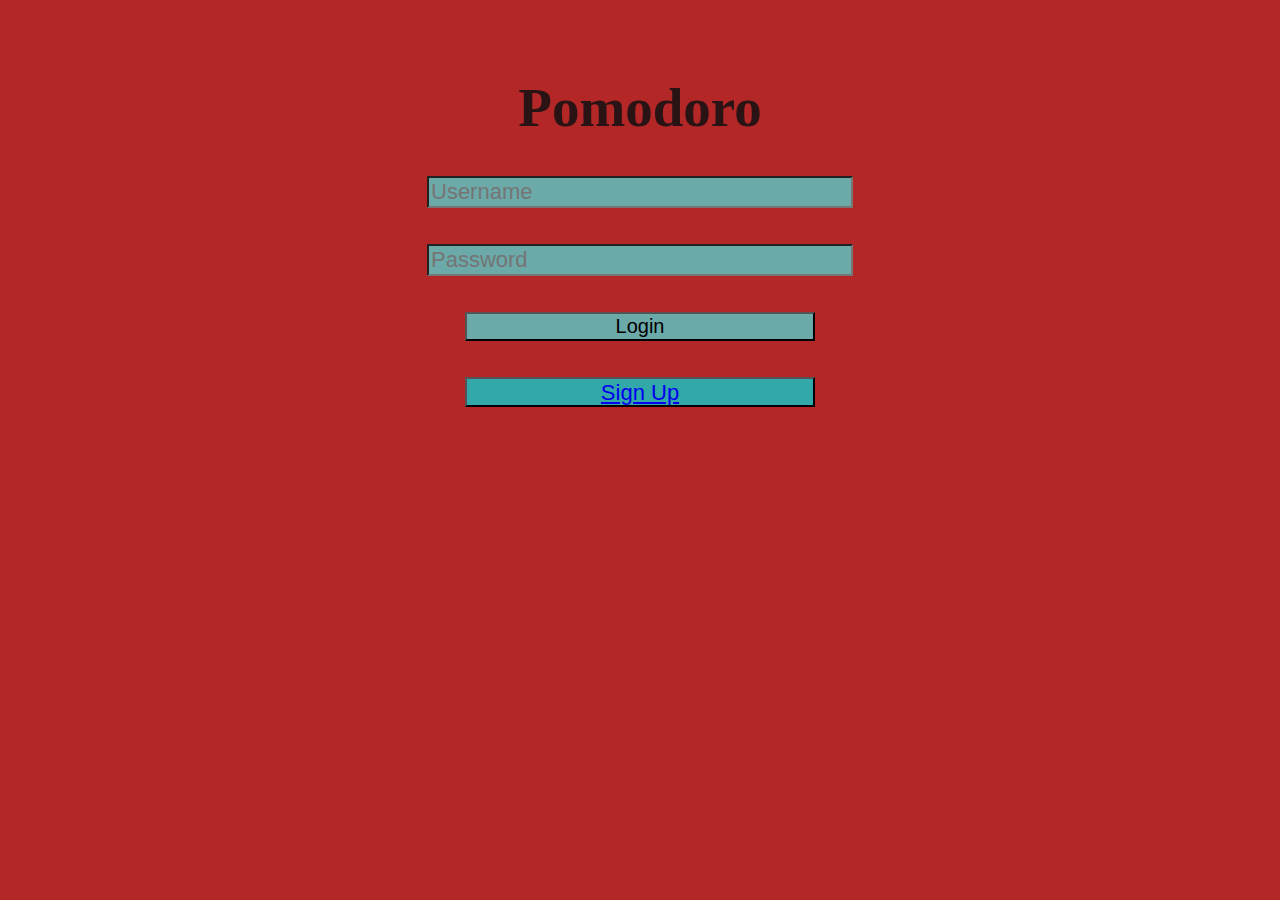
<file: landing_dev/index.html>
<!DOCTYPE html>
<html>

    <head>
        <link rel="stylesheet" href="style.css"></llink>
    </head>

    <body>
        <h1 class="app_logo">Pomodoro</h1>
        <!-- ! TODO: FIX the action -->
        <form action="/action_page.php"> 
            <div class="login_box">
                <input type="text" id="username"  placeholder="Username" name="username" class="username_textbox" size="30"><br><br>
                <input type="password" id="pwd" placeholder="Password" name="pwd" class="password_textbox" size="30"><br><br>
                <!-- TODO: Add onclick logic -->
                <input type="submit" value="Login" class="login_click" onclick=""><br><br>
            </div>
        </form>

        <div class="signup_container">
            <button type="button" class="signup_button">
                <a href="https://www.google.com/">Sign Up</a>
            </button>
        </div>
    </body>
</html>
</file>
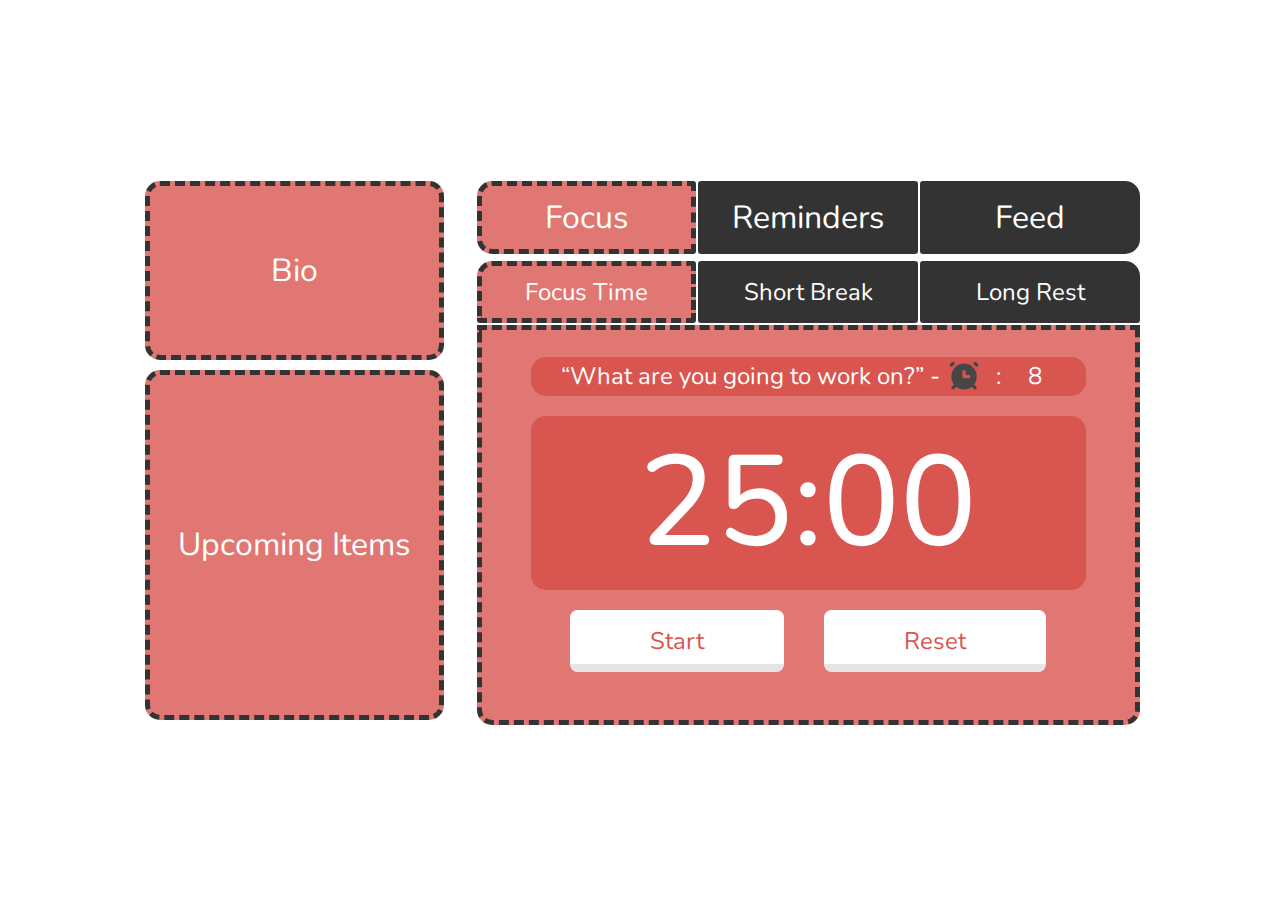
<file: reminders-dev/index.html>
<!DOCTYPE html>
<html lang="en">
  <head>
    <meta charset="UTF-8" />
    <meta http-equiv="X-UA-Compatible" content="IE=edge" />
    <meta name="viewport" content="width=device-width, initial-scale=1.0" />
    <link rel="stylesheet" href="mainPage.css" />
    <link rel="stylesheet" href="pomodoro.css" />
    <title>main_page</title>
    <script type="module" src="mainPage.js"></script>
  </head>
  <body>
    <div class="container">
      <div class="left-column">
        <div class="bio">
          <span> Bio </span>
        </div>
        <div class="upcoming-item-list">
          <spab> Upcoming Items </spab>
        </div>
      </div>
      <div class="right-column">
        <div class="main-header">
          <span data-main-tab-target="#main-focus" class="nav active"
            >Focus</span
          >
          <span data-main-tab-target="#main-reminders" class="nav"
            >Reminders</span
          >
          <span data-main-tab-target="#main-feed" class="nav">Feed</span>
        </div>

        <div class="main-content">
          <div id="main-focus" class="active" data-main-tab-content>
            <div class="header">
              <span data-tab-target="#focus-time" class="nav active"
                >Focus Time</span
              >
              <span data-tab-target="#short-break" class="nav"
                >Short Break</span
              >
              <span data-tab-target="#long-rest" class="nav">Long Rest</span>
            </div>
            <div class="content">
              <div id="focus-time" class="active" data-tab-content>
                <div class="annotation">
                  <div class="focusing-task-tile">
                    <span>“What are you going to work on?” - </span>
                  </div>
                  <div class="pomo-amount">
                    <img class="pomo-icon" src="src/img/clock_icon.png">
                    <span>:</span>
                    <span class="pomo-number">8</span>
                  </div>
                </div>
                <div class="time">
                  <span>23:45</span>
                </div>
                <div class="action-buttons">
                  <div class="start">Start</div>
                  <div class="reset">Reset</div>
                </div>
              </div>
              <div id="short-break" data-tab-content>
                <div class="time">
                  <span>12:34</span>
                </div>
                <div class="start">Stop</div>
              </div>
              <div id="long-rest" data-tab-content>
                <div class="time">
                  <span>43:21</span>
                </div>
                <div class="start">Reset</div>
              </div>
            </div>
          </div>
          <div id="main-reminders" data-main-tab-content>
              <div class="content">
                <div id="focus-time" class="active" data-tab-content>
                  <div class="annotation">
                      <input type="text" id="" name="" placeholder="What are you going to work on?">
                  </div>
                  <div class="annotation">
                    <div class="pomo-amount">
                      <img class="pomo-icon" src="src/img/clock_icon.png">
                      <span>:</span>
                    </div>
                    <input type="number" id="quantity" name="quantity" min="1" max="10" placeholder="1">
                  </div>
                  <div class="date">
                      <span>When do you plan to work on this?</span>
                      <input type="date" id="start" name="trip-start"
                       value="2018-07-22"
                       min="2018-01-01" max="2018-12-31">
                  </div>
                  <div class="action-buttons">
                    <div class="start">Submit</div>
                    <div class="reset">Reset</div>
                  </div>
                </div>
              </div>
          </div>
          <div id="main-feed" data-main-tab-content>
            <span>Feed</span>
          </div>
        </div>
      </div>
    </div>
  </body>
</html>
</file>
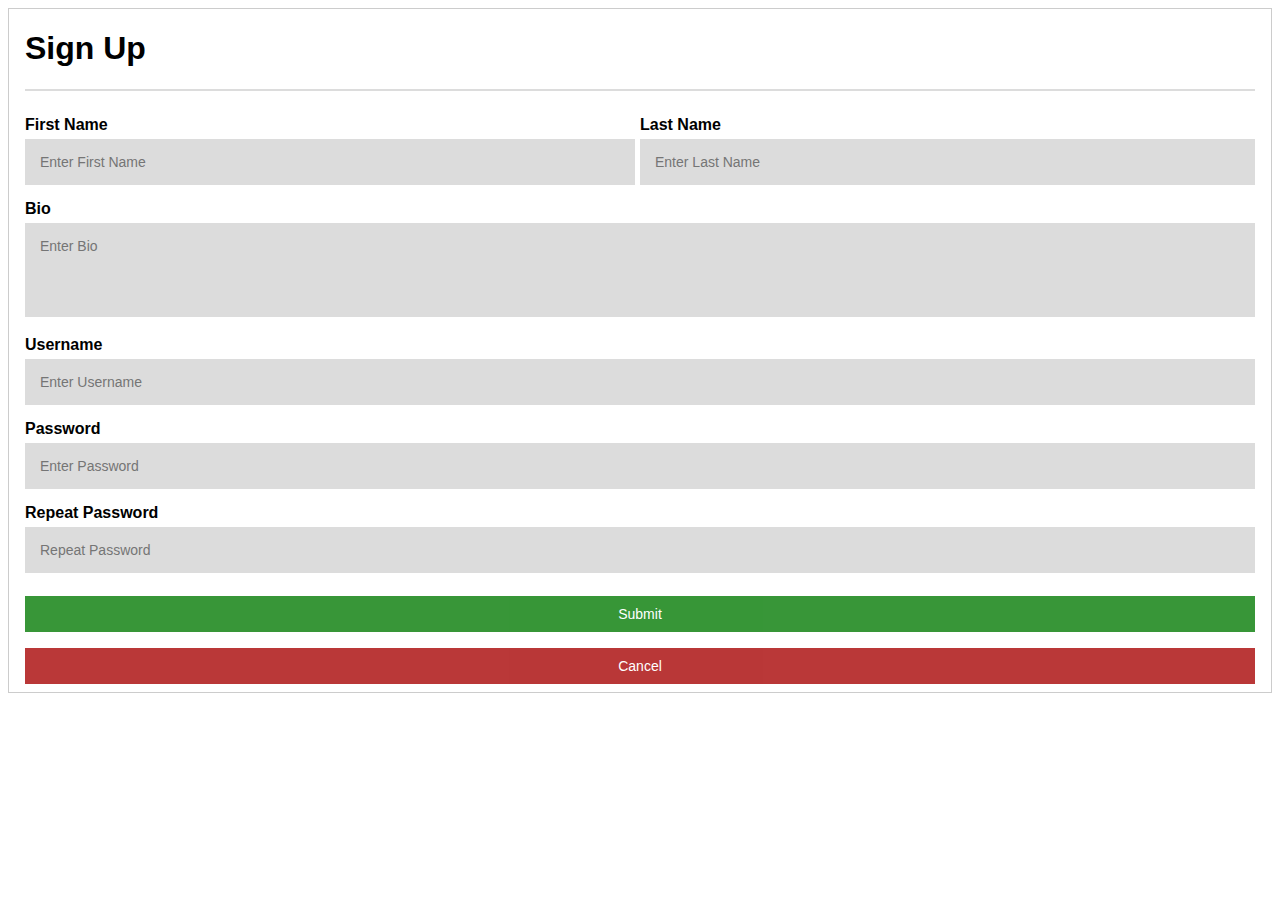
<file: signup-dev/index.html>
<!DOCTYPE html>
<html>
    <head>
        <title>Sign Up</title>
        <link rel="stylesheet" href="style.css">
    </head>
    <body>
        <form style="border:1px solid #ccc">
            <div class="container">
                <h1>Sign Up</h1><hr>

                <div id="fname"class="name">
                   <label for="fname"><b>First Name</b></label>
                   <input type="text" placeholder="Enter First Name" name="fname" required>
                </div>

                <div class="name">
                   <label for="lname"><b>Last Name</b></label>
                   <input type="text" placeholder="Enter Last Name" name="lname" required>
                </div>

                <label for="bio"><b>Bio</b></label>
                <textarea name="bio" placeholder="Enter Bio" rows="4" cols="50"></textarea>

                <label for="uname"><b>Username</b></label>
                <input type="text" placeholder="Enter Username" name="uname" required>

                <label for="psw"><b>Password</b></label>
                <input type="password" placeholder="Enter Password" name="psw" required>

                <label for="psw-repeat"><b>Repeat Password</b></label>
                <input type="password" placeholder="Repeat Password" name="psw-repeat" required>

                <button type="button" id="submit">Submit</button>
                <button type="button" id="cancel">Cancel</button>
            </div>
        </form>
    </body>
</html>
</file>
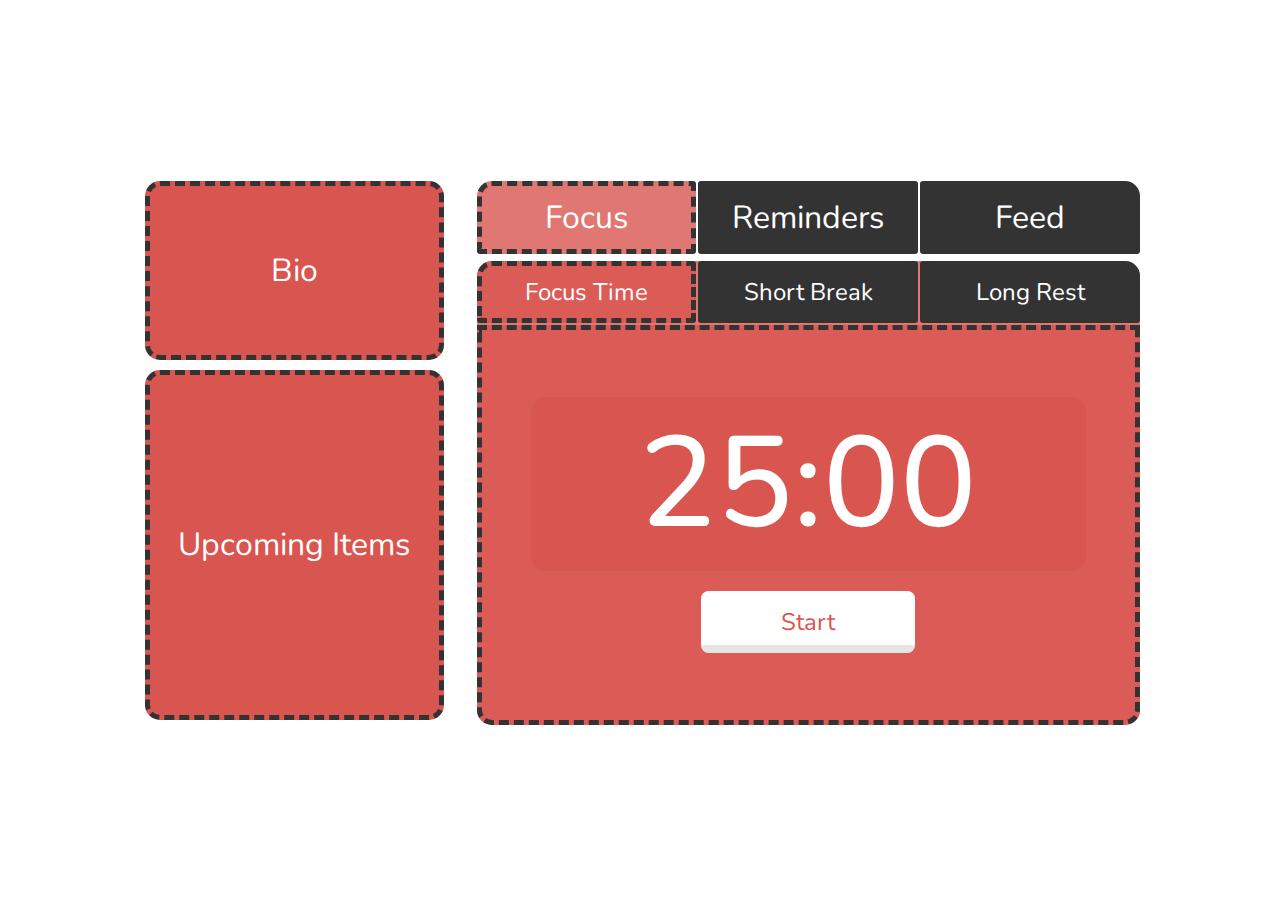
<file: mainpage-dev/mainPage.html>
<!DOCTYPE html>
<html lang="en">
  <head>
    <meta charset="UTF-8" />
    <meta http-equiv="X-UA-Compatible" content="IE=edge" />
    <meta name="viewport" content="width=device-width, initial-scale=1.0" />
    <link rel="stylesheet" href="mainPage.css" />
    <link rel="stylesheet" href="css/focus.css" />
    <title>main_page</title>
    <script type="module" src="mainPage.js"></script>
    <script type="module" src="scripts/focus.js"></script>
  </head>
  <body>
    <div class="container">
      <div class="left-column">
        <div class="bio">
          <span> Bio </span>
        </div>
        <div class="upcoming-item-list">
          <spab> Upcoming Items </spab>
        </div>
      </div>
      <div class="right-column">
        <div class="main-header">
          <span data-main-tab-target="#main-focus" class="nav active"
            >Focus</span
          >
          <span data-main-tab-target="#main-reminders" class="nav"
            >Reminders</span
          >
          <span data-main-tab-target="#main-feed" class="nav">Feed</span>
        </div>

        <div class="main-content">
          <div id="main-focus" class="active" data-main-tab-content>
            <div class="header">
              <span data-tab-target="#focus-time" class="nav active"
                >Focus Time</span
              >
              <span data-tab-target="#short-break" class="nav"
                >Short Break</span
              >
              <span data-tab-target="#long-rest" class="nav">Long Rest</span>
            </div>
            <div class="content">
              <div id="focus-time" class="active" data-tab-content>
                <div class="time">
                  <span>23:45</span>
                </div>
                <div class="start">Start</div>
              </div>
              <div id="short-break" data-tab-content>
                <div class="time">
                  <span>12:34</span>
                </div>
                <div class="start">Stop</div>
              </div>
              <div id="long-rest" data-tab-content>
                <div class="time">
                  <span>43:21</span>
                </div>
                <div class="start">Reset</div>
              </div>
            </div>
          </div>
          <div id="main-reminders" data-main-tab-content>
            <span>Reminders</span>
          </div>
          <div id="main-feed" data-main-tab-content>
            <span>Feed</span>
          </div>
        </div>
      </div>
    </div>
  </body>
</html>
</file>
<file: landing_dev/style.css>
body {
  background-color: rgb(179, 39, 39);
}

.app_logo {
  color: rgb(42, 19, 21);
  text-align: center;
  margin-top: 6%;
  font-size: 55px;
}

/* username, password input text box */
.username_textbox {
  margin-left: auto;
  margin-right: auto;
  font-size: 22px;
  background-color: rgb(108, 169, 169);
}

.password_textbox {
  margin-left: auto;
  margin-right: auto;
  font-size: 22px;
  background-color: rgb(108, 169, 169);
}

/* Login button */
.login_click {
  margin-left: auto;
  margin-right: auto;
  width: 350px;
  font-size: 20px;
  background-color: rgb(108, 169, 169);
}

.login_box {
  display: grid;
}

/* Sign up button */
.signup_container {
  text-align: center;
}

.signup_button {
  background-color: rgb(51, 168, 168);
  color: white;
  padding: auto;
  text-align: center;
  font-size: 22px;
  height: 30px;
  width: 350px;
}
</file>
<file: reminders-dev/mainPage.css>
@import './src/fonts/fonts.css';

:root {
    --primary-color: rgb(217, 85, 80, 0.8);
    --primary-color-deep: rgb(217, 85, 80, 1);
    --text-color: #fff;
    --background-black: #333;
    --content-min-height: 400px;
    --internal-content-min-height: 250px;
    --border-width: 5px;
    --margin-width: 5px;
    --box-radius: 15px;
    --internal-title-font-size: 1.5rem;
    --title-font-size: 2rem;
    --time-font-size: 8rem;
    --start-margin-top: 20px;
    --start-padding-top-bottom: 15px;
    --start-padding-left-right: 80px;
    --start-before-height: 8px;
}

*,
*::before,
*::after {
    margin: 0;
    padding: 0;
    box-sizing: border-box;
    list-style: none;
    text-decoration: none;
    user-select: none;
    -webkit-user-drag: none;
    font-family: 'Nunito', sans-serif;
}

body {
    display: grid;
    place-items: center;
    width: 100vw;
    min-height: 100vh;
}

.container {
    width: 80%;
    min-width: 400px;
    max-width: 1000px;
    height: auto;
    min-height: var(--content-min-height);
    color: #fff;
    display: flex;
    flex-direction: row;
    justify-content: flex-start;
}

.container .left-column {
    position: relative;
    display: flex;
    flex: 1;
    flex-direction: column;
    justify-content: flex-start;
    /* height: auto; */
    min-height: var(--content-min-height);
    margin-right: var(--margin-width);
}

.container .left-column .bio {
    display: flex;
    justify-content: center;
    align-items: center;
    width: 90%;
    flex: 1;
    color: #fff;
    font-size: var(--title-font-size);
    background-color: var(--primary-color);
    margin: var(--margin-width);
    border: var(--border-width) dashed var(--background-black);
    border-radius: var(--box-radius);
}

.container .left-column .upcoming-item-list {
    display: flex;
    position: relative;
    justify-content: center;
    align-items: center;
    /* height: 100px; */
    width: 90%;
    flex: 2;
    color: #fff;
    font-size: var(--title-font-size);
    margin: var(--margin-width);
    background-color: var(--primary-color);
    border: var(--border-width) dashed var(--background-black);
    border-radius: var(--box-radius);
    cursor: pointer;
}

.container .right-column {
    display: flex;
    flex: 2;
    flex-direction: column;
    justify-content: center;
    align-items: center;
    height: 100%;
}

.container .right-column .main-header {
    display: flex;
    width: 100%;
    justify-content: space-evenly;
    gap: 2px;
    font-size: var(--title-font-size);
    margin: var(--margin-width);
}

.container .right-column .main-header .nav {
    flex: 1;
    position: relative;
    background: var(--background-black);
    text-align: center;
    padding: 10px 0;
    cursor: pointer;
    border: var(--border-width) solid var(--background-black);
    border-radius: 3px;
    transition: 0.2s;
}

.container .right-column .main-header .nav:hover {
    border: var(--border-width) dashed var(--primary-color);
    background: var(--text-color);
    color: var(--primary-color);
}

.container .right-column .main-header .nav:hover::after {
    background: var(--background-black);
}

.container .right-column .main-header .nav:first-child {
    border-top-left-radius: var(--box-radius);
    border-bottom-left-radius: var(--box-radius);
}

.container .right-column .main-header .nav:last-child {
    border-top-right-radius: var(--box-radius);
    border-bottom-right-radius: var(--box-radius);
}

.container .right-column .main-header .active {
    border: var(--border-width) dashed var(--background-black);
    background-color: var(--primary-color);
    color: var(--text-color);
}

.container .right-column .main-content {
    position: relative;
    margin-top: 2px;
    width: 100%;
    min-height: var(--content-min-height);
    /* background: var(--primary-color); */
    /* border: var(--border-width) dashed var(--background-black); */
    border-radius: var(--box-radius);
    display: flex;
    justify-content: center;
    align-items: center;
}

[data-main-tab-content] {
    display: none;
    width: 100%;
}

.active[data-main-tab-content] {
    display: flex;
    flex-direction: column;
    justify-content: center;
    align-items: center;
    height: 80%;
}
</file>
<file: reminders-dev/pomodoro.css>
@import './src/fonts/fonts.css';

/* #main-focus {
    width: 80%;
    min-width: 400px;
    max-width: 1000px;
    height: 80%;
    min-height: var(--internal-content-min-height);
    color: #fff;
} */


#main-focus .header {
    display: flex;
    width: 100%;
    justify-content: space-evenly;
    gap: 2px;
    font-size: var(--internal-title-font-size);
}


#main-focus .header .nav {
    flex: 1;
    position: relative;
    background: var(--background-black);
    text-align: center;
    padding: 10px 0;
    cursor: pointer;
    border: var(--border-width) solid var(--background-black);
    border-radius: 3px;
    transition: 0.2s;
}


#main-focus .header .nav:hover {
    border: var(--border-width) dashed var(--primary-color);
    background: var(--text-color);
    color: var(--primary-color);
}


#main-focus .header .nav:hover::after {
    background: var(--background-black);
}


#main-focus .header .nav:first-child {
    border-top-left-radius: var(--box-radius);
}

#main-focus .header .nav:last-child {
    border-top-right-radius: var(--box-radius);
}


.content {
    position: relative;
    margin-top: 2px;
    width: 100%;
    min-height: var(--content-min-height);
    background: var(--primary-color);
    border: var(--border-width) dashed var(--background-black);
    border-bottom-right-radius: var(--box-radius);
    border-bottom-left-radius: var(--box-radius);
    display: flex;
    justify-content: center;
    align-items: center;
}


[data-tab-content] {
    display: none;
    width: 100%;
}


.active[data-tab-content] {
    display: flex;
    flex-direction: column;
    justify-content: center;
    align-items: center;
    height: 100%;
}


#main-focus .header .active {
    border: var(--border-width) dashed var(--background-black);
    background-color: var(--primary-color);
    color: var(--text-color);
}

.annotation {
    display: flex;
    justify-content: center;
    align-items: center;
    width: 85%;
    height: 15%;
    background-color: var(--primary-color-deep);
    margin-bottom: var(--start-margin-top);
    border-radius: var(--box-radius);
}

.annotation .focusing-task-tile span {
    font-size: var(--internal-title-font-size);
    width: 80%;
    height: 100%;
}

.annotation input[type="text"] {
    display: flex;
    width: 100%;
    flex: 1;
    background: var(--primary-color);
    border: none;
    color: var(--text-color);
    font-size: var(--internal-title-font-size);
    border-radius: var(--box-radius);
    text-align: center;
}

.annotation .pomo-amount {
    display: flex;
    justify-content: center;
    align-items: center;
    width: 20%;
    height: 80%;
    position: relative;
    overflow: hidden;
    margin-left: 5px;
}

.annotation .pomo-amount .pomo-icon {
    object-fit: cover;
    display: flex;
    justify-content: center;
    align-items: center;
    width: 10%;
    height: 10%;
    flex-grow: 1;
}

.annotation .pomo-amount span {
    font-size: var(--internal-title-font-size);
    display: flex;
    justify-content: center;
    align-items: center;
    flex-grow: 1;
}

.annotation input[type="number"] {
    display: flex;
    width: 10%;
    background: var(--primary-color);
    border: none;
    color: var(--text-color);
}

.date {
    display: flex;
    flex-direction: column;
    justify-content: center;
    align-items: center;
    width: 85%;
    height: 15%;
    background-color: var(--primary-color-deep);
    margin-bottom: var(--start-margin-top);
    border-radius: var(--box-radius);
}

.date input[type="date"] {
    display: flex;
    width: 80%;
    flex: 1;
    background: var(--primary-color);
    border: none;
    color: var(--text-color);
    border-radius: var(--box-radius);
    text-align: center;
}


.time {
    font-size: var(--time-font-size);
    font-weight: 500;
    width: 85%;
    height: 60%;
    background-color: var(--primary-color-deep);
    display: flex;
    justify-content: center;
    align-items: center;
    border-radius: var(--box-radius);
}

.action-buttons {
    display: flex;
    justify-content: space-evenly;
    align-items: center;
}


.start {
    display: flex;
    position: relative;
    justify-content: center;
    align-items: center;
    background: var(--text-color);
    color: var(--primary-color-deep);
    font-size: var(--internal-title-font-size);
    margin: var(--start-margin-top);
    padding: var(--start-padding-top-bottom) var(--start-padding-left-right);
    border-radius: calc(var(--box-radius) / 2);
    overflow: hidden;
    cursor: pointer;
}

.start::before {
    content: "";
    position: absolute;
    left: 0;
    width: 100%;
    height: var(--start-before-height);
    bottom: 0px;
    background: rgba(0, 0, 0, 0.1);
}

.reset {
    display: flex;
    position: relative;
    justify-content: center;
    align-items: center;
    background: var(--text-color);
    color: var(--primary-color-deep);
    font-size: var(--internal-title-font-size);
    margin: var(--start-margin-top);
    padding: var(--start-padding-top-bottom) var(--start-padding-left-right);
    border-radius: calc(var(--box-radius) / 2);
    overflow: hidden;
    cursor: pointer;
}

.reset::before {
    content: "";
    position: absolute;
    left: 0;
    width: 100%;
    height: var(--start-before-height);
    bottom: 0px;
    background: rgba(0, 0, 0, 0.1);
}

@media (max-width: 800px) {
    :root {
        --border-width: 3px;
        --box-radius: 10px;
        --title-font-size: 1.2rem;
        --content-min-height: 250px;
        --time-font-size: calc(5rem + 5vw);
        --start-margin-top: 10px;
        --start-before-height: 5px;
    }
}
</file>
<file: signup-dev/style.css>
* {
    box-sizing: border-box;
    font-family: Arial;
}

.container {
    padding: 0 16px;
}

hr {
    border: 1px solid Gainsboro;
    margin-bottom: 25px;
}

input[type=text], input[type=password], textarea {
    width: 100%;
    padding: 15px;
    margin: 5px 0 15px 0;
    display: inline-block;
    border: none;
    background: Gainsboro;
    font-size: 14px;
}

input[type=text]:focus, input[type=password]:focus, textarea:focus {
    background-color: LightGray;
    outline: none;
}

textarea {
    resize: none;
}

div.name {
    width: 50%;
    float: left;
}

div#fname {
    padding-right: 5px;
}

button {
    color: White;
    padding: 10px 0;
    margin: 8px 0;
    border: none;
    cursor: pointer;
    width: 100%;
    opacity: 0.9;
    font-size: 14px;
}

button:hover {
    opacity:1;
}

button#submit {
    background-color: ForestGreen;
}

button#cancel {
    background-color: FireBrick;
}
</file>
<file: mainpage-dev/mainPage.css>
@import './src/fonts/fonts.css';

:root {
    --primary-color: rgb(217, 85, 80, 0.8);
    --primary-color-deep: rgb(217, 85, 80, 1);
    --text-color: #fff;
    --background-black: #333;
    --content-min-height: 400px;
    --internal-content-min-height: 250px;
    --border-width: 5px;
    --margin-width: 5px;
    --box-radius: 15px;
    --internal-title-font-size: 1.5rem;
    --title-font-size: 2rem;
    --time-font-size: 8rem;
    --start-margin-top: 20px;
    --start-padding-top-bottom: 15px;
    --start-padding-left-right: 80px;
    --start-before-height: 8px;
}

*,
*::before,
*::after {
    margin: 0;
    padding: 0;
    box-sizing: border-box;
    list-style: none;
    text-decoration: none;
    user-select: none;
    -webkit-user-drag: none;
    font-family: 'Nunito', sans-serif;
}

body {
    display: grid;
    place-items: center;
    width: 100vw;
    min-height: 100vh;
}

.container {
    width: 80%;
    min-width: 400px;
    max-width: 1000px;
    height: auto;
    min-height: var(--content-min-height);
    color: #fff;
    display: flex;
    flex-direction: row;
    justify-content: flex-start;
}

.container .left-column {
    position: relative;
    display: flex;
    flex: 1;
    flex-direction: column;
    justify-content: flex-start;
    /* height: auto; */
    min-height: var(--content-min-height);
    margin-right: var(--margin-width);
}

.container .left-column .bio {
    display: flex;
    justify-content: center;
    align-items: center;
    width: 90%;
    flex: 1;
    color: #fff;
    font-size: var(--title-font-size);
    background-color: var(--primary-color-deep);
    margin: var(--margin-width);
    border: var(--border-width) dashed var(--background-black);
    border-radius: var(--box-radius);
}

.container .left-column .upcoming-item-list {
    display: flex;
    position: relative;
    justify-content: center;
    align-items: center;
    /* height: 100px; */
    width: 90%;
    flex: 2;
    color: #fff;
    font-size: var(--title-font-size);
    margin: var(--margin-width);
    background-color: var(--primary-color-deep);
    border: var(--border-width) dashed var(--background-black);
    border-radius: var(--box-radius);
    cursor: pointer;
}

.container .right-column {
    display: flex;
    flex: 2;
    flex-direction: column;
    justify-content: center;
    align-items: center;
    height: 100%;
}

.container .right-column .main-header {
    display: flex;
    width: 100%;
    justify-content: space-evenly;
    gap: 2px;
    font-size: var(--title-font-size);
    margin: var(--margin-width);
}

.container .right-column .main-header .nav {
    flex: 1;
    position: relative;
    background: var(--background-black);
    text-align: center;
    padding: 10px 0;
    cursor: pointer;
    border: var(--border-width) solid var(--background-black);
    border-radius: 3px;
    transition: 0.2s;
}

.container .right-column .main-header .nav:hover {
    border: var(--border-width) dashed var(--primary-color);
    background: var(--text-color);
    color: var(--primary-color);
}

.container .right-column .main-header .nav:hover::after {
    background: var(--background-black);
}

.container .right-column .main-header .nav:first-child {
    border-top-left-radius: var(--box-radius);
}

.container .right-column .main-header .nav:last-child {
    border-top-right-radius: var(--box-radius);
}

.container .right-column .main-header .active {
    border: var(--border-width) dashed var(--background-black);
    background-color: var(--primary-color);
    color: var(--text-color);
}

.container .right-column .main-content {
    position: relative;
    margin-top: 2px;
    width: 100%;
    min-height: var(--content-min-height);
    background: var(--primary-color);
    /* border: var(--border-width) dashed var(--background-black); */
    border-radius: var(--box-radius);
    display: flex;
    justify-content: center;
    align-items: center;
}

[data-main-tab-content] {
    display: none;
    width: 100%;
}

.active[data-main-tab-content] {
    display: flex;
    flex-direction: column;
    justify-content: center;
    align-items: center;
    height: 80%;
}
</file>
<file: mainpage-dev/css/focus.css>
@import '../src/fonts/fonts.css';

/* #main-focus {
    width: 80%;
    min-width: 400px;
    max-width: 1000px;
    height: 80%;
    min-height: var(--internal-content-min-height);
    color: #fff;
} */


#main-focus .header {
    display: flex;
    width: 100%;
    justify-content: space-evenly;
    gap: 2px;
    font-size: var(--internal-title-font-size);
}


#main-focus .header .nav {
    flex: 1;
    position: relative;
    background: var(--background-black);
    text-align: center;
    padding: 10px 0;
    cursor: pointer;
    border: var(--border-width) solid var(--background-black);
    border-radius: 3px;
    transition: 0.2s;
}


#main-focus .header .nav:hover {
    border: var(--border-width) dashed var(--primary-color);
    background: var(--text-color);
    color: var(--primary-color);
}


#main-focus .header .nav:hover::after {
    background: var(--background-black);
}


#main-focus .header .nav:first-child {
    border-top-left-radius: var(--box-radius);
}

#main-focus .header .nav:last-child {
    border-top-right-radius: var(--box-radius);
}


.content {
    position: relative;
    margin-top: 2px;
    width: 100%;
    min-height: var(--content-min-height);
    background: var(--primary-color);
    border: var(--border-width) dashed var(--background-black);
    border-bottom-right-radius: var(--box-radius);
    border-bottom-left-radius: var(--box-radius);
    display: flex;
    justify-content: center;
    align-items: center;
}


[data-tab-content] {
    display: none;
    width: 100%;
}


.active[data-tab-content] {
    display: flex;
    flex-direction: column;
    justify-content: center;
    align-items: center;
    height: 100%;
}


#main-focus .header .active {
    border: var(--border-width) dashed var(--background-black);
    background-color: var(--primary-color);
    color: var(--text-color);
}


.time {
    font-size: var(--time-font-size);
    font-weight: 500;
    width: 85%;
    height: 70%;
    background-color: var(--primary-color-deep);
    display: flex;
    justify-content: center;
    align-items: center;
    border-radius: var(--box-radius);
}


.start {
    display: flex;
    position: relative;
    justify-content: center;
    align-items: center;
    background: var(--text-color);
    color: var(--primary-color-deep);
    font-size: var(--internal-title-font-size);
    margin-top: var(--start-margin-top);
    padding: var(--start-padding-top-bottom) var(--start-padding-left-right);
    border-radius: calc(var(--box-radius) / 2);
    overflow: hidden;
    cursor: pointer;
}

.start::before {
    content: "";
    position: absolute;
    left: 0;
    width: 100%;
    height: var(--start-before-height);
    bottom: 0px;
    background: rgba(0, 0, 0, 0.1);
}

@media (max-width: 800px) {
    :root {
        --border-width: 3px;
        --box-radius: 10px;
        --title-font-size: 1.2rem;
        --content-min-height: 250px;
        --time-font-size: calc(5rem + 5vw);
        --start-margin-top: 10px;
        --start-before-height: 5px;
    }
}
</file>
